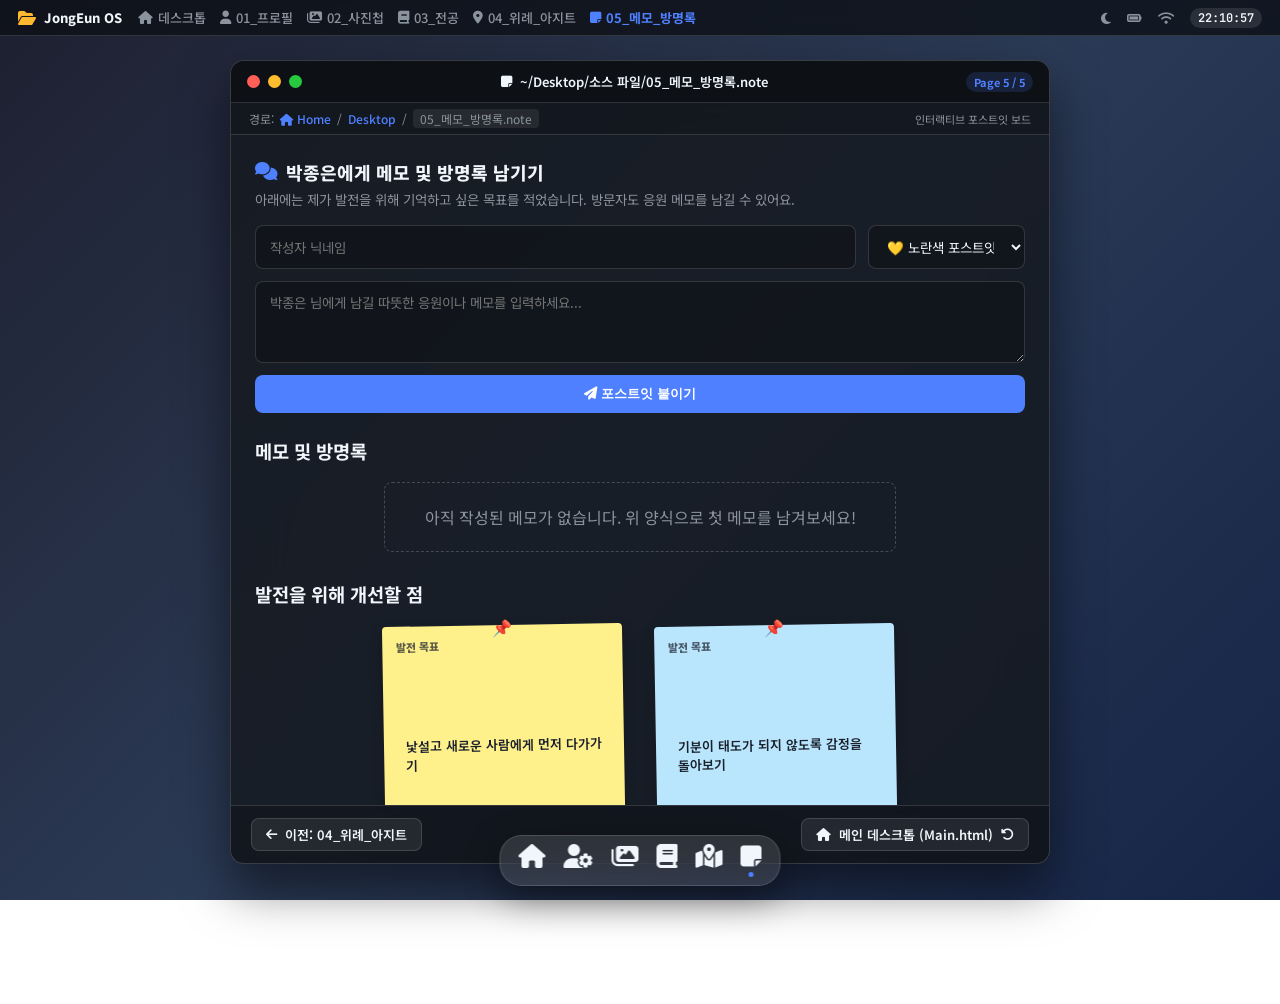
<file: 소스 파일/guestbook.html>
<!DOCTYPE html>
<html lang="ko">
<head>
    <meta charset="UTF-8">
    <meta name="viewport" content="width=device-width, initial-scale=1.0">
    <title>05 메모 및 방명록 - 박종은 (JongEun OS)</title>
    <!-- FontAwesome icons -->
    <link rel="stylesheet" href="https://cdnjs.cloudflare.com/ajax/libs/font-awesome/6.4.0/css/all.min.css">
    <!-- Google Fonts -->
    <link rel="preconnect" href="https://fonts.googleapis.com">
    <link rel="preconnect" href="https://fonts.gstatic.com" crossorigin>
    <link href="https://fonts.googleapis.com/css2?family=Noto+Sans+KR:wght@300;400;500;700;900&family=JetBrains+Mono:wght@400;600&display=swap" rel="stylesheet">
    <link rel="stylesheet" href="style.css">
</head>
<body>
    <div id="desktop">
        <!-- Top Menu Bar -->
        <header id="top-bar">
            <div class="top-bar-left">
                <a href="../Main.html" class="brand-link">
                    <i class="fa-solid fa-folder-open"></i>
                    <span>JongEun OS</span>
                </a>
                <nav class="nav-links">
                    <a href="../Main.html" class="nav-item"><i class="fa-solid fa-house"></i> 데스크톱</a>
                    <a href="profile.html" class="nav-item"><i class="fa-solid fa-user"></i> 01_프로필</a>
                    <a href="gallery.html" class="nav-item"><i class="fa-solid fa-images"></i> 02_사진첩</a>
                    <a href="major.html" class="nav-item"><i class="fa-solid fa-book"></i> 03_전공</a>
                    <a href="wirye.html" class="nav-item"><i class="fa-solid fa-location-dot"></i> 04_위례_아지트</a>
                    <a href="guestbook.html" class="nav-item active"><i class="fa-solid fa-note-sticky"></i> 05_메모_방명록</a>
                </nav>
            </div>
            <div class="top-bar-right">
                <span id="theme-toggle" class="top-icon" title="다크/라이트 모드 전환"><i class="fa-solid fa-moon"></i></span>
                <span class="top-icon" title="배터리 100%"><i class="fa-solid fa-battery-full"></i></span>
                <span class="top-icon" title="Wi-Fi 연결됨"><i class="fa-solid fa-wifi"></i></span>
                <span id="top-clock">00:00:00</span>
            </div>
        </header>

        <!-- Main Workspace with Open Floating Popup Window -->
        <main id="workspace">
            <div class="window-wrapper">
                <section class="os-window">
                    <!-- Window Header Bar -->
                    <div class="window-header">
                        <div class="window-controls">
                            <a href="../Main.html" class="btn-close" title="닫기 (Main.html로 돌아가기)"></a>
                            <a href="../Main.html" class="btn-minimize" title="최소화"></a>
                            <button class="btn-maximize" onclick="this.closest('.os-window').classList.toggle('maximized')" title="최대화"></button>
                        </div>
                        <div class="window-title">
                            <i class="fa-solid fa-note-sticky"></i> ~/Desktop/소스 파일/05_메모_방명록.note
                        </div>
                        <div class="window-actions">
                            <span class="page-step">Page 5 / 5</span>
                        </div>
                    </div>

                    <!-- Breadcrumbs Path Bar -->
                    <div class="window-pathbar">
                        <div class="path-crumbs">
                            <span>경로:</span>
                            <a href="../Main.html"><i class="fa-solid fa-house"></i> Home</a> /
                            <a href="../Main.html">Desktop</a> /
                            <span class="path-tag">05_메모_방명록.note</span>
                        </div>
                        <div>
                            <span style="font-size: 11px; color: var(--text-secondary);">인터랙티브 포스트잇 보드</span>
                        </div>
                    </div>

                    <!-- Window Content Body -->
                    <div class="window-body">
                        <div class="contact-header">
                            <h3 style="font-size: 18px; font-weight: 800; display: flex; align-items: center; gap: 8px;">
                                <i class="fa-solid fa-comments" style="color: var(--accent-blue);"></i> 박종은에게 메모 및 방명록 남기기
                            </h3>
                            <p style="color: var(--text-secondary); margin-top: 4px; font-size: 13.5px;">
                                아래에는 제가 발전을 위해 기억하고 싶은 목표를 적었습니다. 방문자도 응원 메모를 남길 수 있어요.
                            </p>
                        </div>

                        <!-- Guestbook Form -->
                        <form id="guestbook-form" onsubmit="addPostIt(event)">
                            <div class="form-row">
                                <input type="text" id="gb-name" placeholder="작성자 닉네임" required>
                                <select id="gb-color">
                                    <option value="yellow">💛 노란색 포스트잇</option>
                                    <option value="blue">💙 하늘색 포스트잇</option>
                                    <option value="green">💚 연두색 포스트잇</option>
                                    <option value="pink">🩷 분홍색 포스트잇</option>
                                </select>
                            </div>
                            <textarea id="gb-content" rows="3" placeholder="박종은 님에게 남길 따뜻한 응원이나 메모를 입력하세요..." required></textarea>
                            <button type="submit" class="submit-btn"><i class="fa-solid fa-paper-plane"></i> 포스트잇 붙이기</button>
                        </form>

                        <!-- New visitor notes are added to this dedicated board -->
                        <h3 class="section-heading">메모 및 방명록</h3>
                        <div class="postit-board guestbook-board" id="postit-board">
                            <p class="postit-empty">아직 작성된 메모가 없습니다. 위 양식으로 첫 메모를 남겨보세요!</p>
                        </div>

                        <!-- Personal goals shown as labeled sticky notes -->
                        <h3 class="section-heading">발전을 위해 개선할 점</h3>
                        <div class="postit-board">
                            <div class="postit yellow"><span class="postit-topic">발전 목표</span><div class="postit-pin">📌</div><p class="postit-text">낯설고 새로운 사람에게 먼저 다가가기</p></div>
                            <div class="postit blue"><span class="postit-topic">발전 목표</span><div class="postit-pin">📌</div><p class="postit-text">기분이 태도가 되지 않도록 감정을 돌아보기</p></div>
                            <div class="postit pink"><span class="postit-topic">발전 목표</span><div class="postit-pin">📌</div><p class="postit-text">진로를 위한 경험과 스펙 쌓기</p></div>
                            <div class="postit green"><span class="postit-topic">발전 목표</span><div class="postit-pin">📌</div><p class="postit-text">꾸준히 배우고 발전하려는 의지 갖기</p></div>
                        </div>

                        <h3 class="section-heading">대학 생활 동안 도전하고 싶은 일</h3>
                        <div class="postit-board">
                            <div class="postit yellow"><span class="postit-topic">대학 생활 도전</span><div class="postit-pin">📌</div><p class="postit-text">관심 있는 대외활동에 참여하기</p></div>
                            <div class="postit pink"><span class="postit-topic">대학 생활 도전</span><div class="postit-pin">📌</div><p class="postit-text">나만의 사진전 열기</p></div>
                            <div class="postit blue"><span class="postit-topic">대학 생활 도전</span><div class="postit-pin">📌</div><p class="postit-text">추억을 함께 쌓을 새로운 사람들과 관계 맺기</p></div>
                        </div>

                        <h3 class="section-heading">졸업 후 하고 싶은 일</h3>
                        <div class="postit-board">
                            <div class="postit green"><span class="postit-topic">졸업 후 계획</span><div class="postit-pin">📌</div><p class="postit-text">유럽에서 장기 해외여행하기</p></div>
                            <div class="postit yellow"><span class="postit-topic">졸업 후 계획</span><div class="postit-pin">📌</div><p class="postit-text">사랑하는 사람들과 가정 꾸리기</p></div>
                        </div>
                    </div>

                    <!-- Window Footer Navigation -->
                    <div class="window-footer-nav">
                        <a href="wirye.html" class="footer-nav-btn"><i class="fa-solid fa-arrow-left"></i> 이전: 04_위례_아지트</a>
                        <a href="../Main.html" class="footer-nav-btn"><i class="fa-solid fa-house"></i> 메인 데스크톱 (Main.html) <i class="fa-solid fa-rotate-left"></i></a>
                    </div>
                </section>
            </div>
        </main>

        <!-- Dock at the bottom -->
        <footer id="dock">
            <div class="dock-container">
                <a href="../Main.html" class="dock-item" title="홈 (Main.html)">
                    <i class="fa-solid fa-house"></i>
                    <span class="dock-dot"></span>
                </a>
                <a href="profile.html" class="dock-item" title="01_프로필">
                    <i class="fa-solid fa-user-gear"></i>
                    <span class="dock-dot"></span>
                </a>
                <a href="gallery.html" class="dock-item" title="02_사진첩">
                    <i class="fa-solid fa-images"></i>
                    <span class="dock-dot"></span>
                </a>
                <a href="major.html" class="dock-item" title="03_전공">
                    <i class="fa-solid fa-book"></i>
                    <span class="dock-dot"></span>
                </a>
                <a href="wirye.html" class="dock-item" title="04_위례아지트">
                    <i class="fa-solid fa-map-location-dot"></i>
                    <span class="dock-dot"></span>
                </a>
                <a href="guestbook.html" class="dock-item active" title="05_메모및방명록">
                    <i class="fa-solid fa-note-sticky"></i>
                    <span class="dock-dot active"></span>
                </a>
            </div>
        </footer>
    </div>

    <script src="script.js"></script>
</body>
</html>
</file>
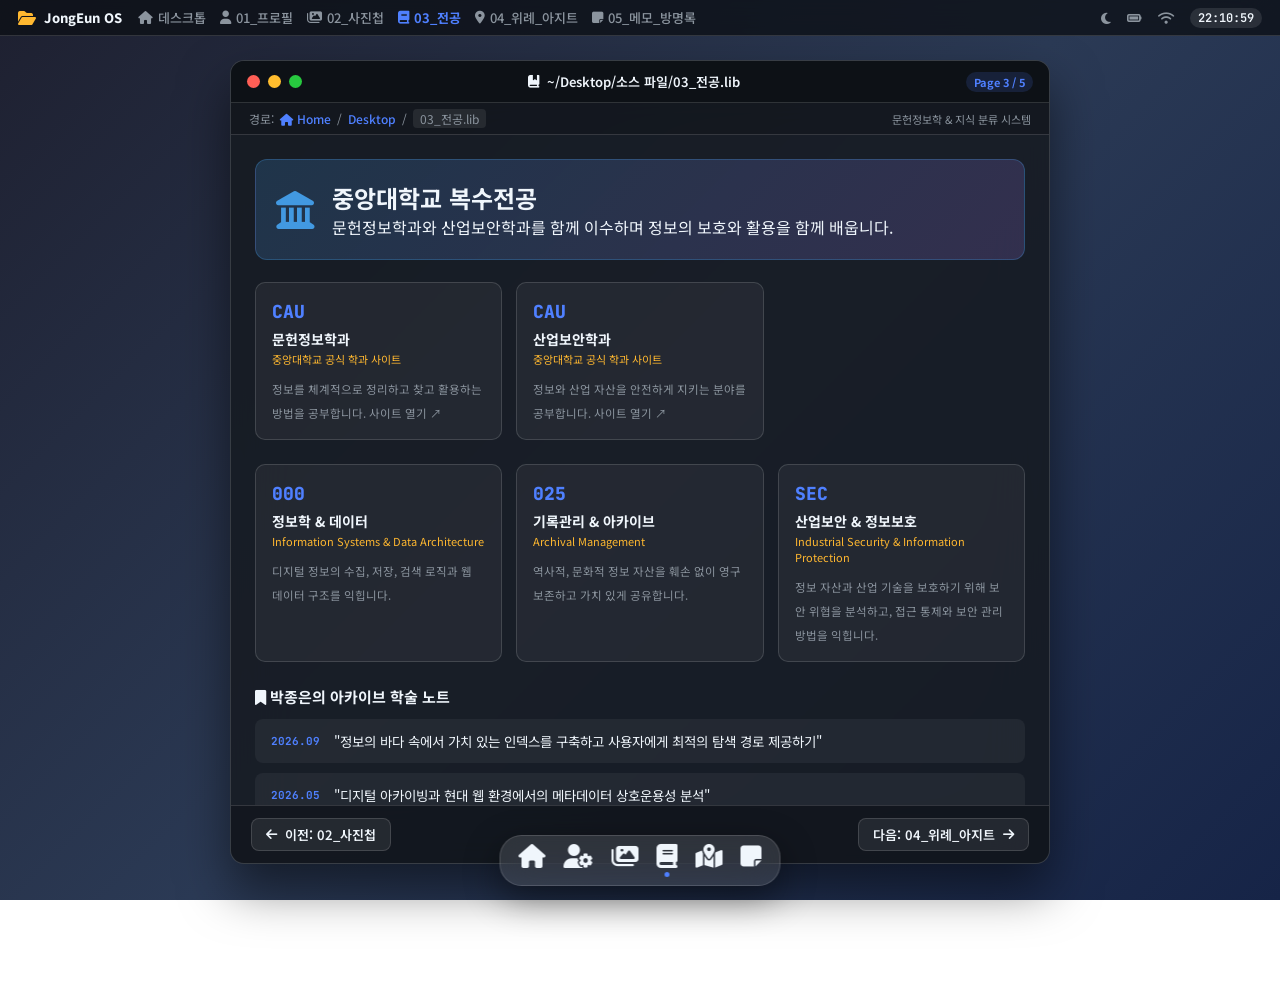
<file: 소스 파일/major.html>
<!DOCTYPE html>
<html lang="ko">
<head>
    <meta charset="UTF-8">
    <meta name="viewport" content="width=device-width, initial-scale=1.0">
    <title>03 전공 - 박종은 (JongEun OS)</title>
    <!-- FontAwesome icons -->
    <link rel="stylesheet" href="https://cdnjs.cloudflare.com/ajax/libs/font-awesome/6.4.0/css/all.min.css">
    <!-- Google Fonts -->
    <link rel="preconnect" href="https://fonts.googleapis.com">
    <link rel="preconnect" href="https://fonts.gstatic.com" crossorigin>
    <link href="https://fonts.googleapis.com/css2?family=Noto+Sans+KR:wght@300;400;500;700;900&family=JetBrains+Mono:wght@400;600&display=swap" rel="stylesheet">
    <link rel="stylesheet" href="style.css">
</head>
<body>
    <div id="desktop">
        <!-- Top Menu Bar -->
        <header id="top-bar">
            <div class="top-bar-left">
                <a href="../Main.html" class="brand-link">
                    <i class="fa-solid fa-folder-open"></i>
                    <span>JongEun OS</span>
                </a>
                <nav class="nav-links">
                    <a href="../Main.html" class="nav-item"><i class="fa-solid fa-house"></i> 데스크톱</a>
                    <a href="profile.html" class="nav-item"><i class="fa-solid fa-user"></i> 01_프로필</a>
                    <a href="gallery.html" class="nav-item"><i class="fa-solid fa-images"></i> 02_사진첩</a>
                    <a href="major.html" class="nav-item active"><i class="fa-solid fa-book"></i> 03_전공</a>
                    <a href="wirye.html" class="nav-item"><i class="fa-solid fa-location-dot"></i> 04_위례_아지트</a>
                    <a href="guestbook.html" class="nav-item"><i class="fa-solid fa-note-sticky"></i> 05_메모_방명록</a>
                </nav>
            </div>
            <div class="top-bar-right">
                <span id="theme-toggle" class="top-icon" title="다크/라이트 모드 전환"><i class="fa-solid fa-moon"></i></span>
                <span class="top-icon" title="배터리 100%"><i class="fa-solid fa-battery-full"></i></span>
                <span class="top-icon" title="Wi-Fi 연결됨"><i class="fa-solid fa-wifi"></i></span>
                <span id="top-clock">00:00:00</span>
            </div>
        </header>

        <!-- Main Workspace with Open Floating Popup Window -->
        <main id="workspace">
            <div class="window-wrapper">
                <section class="os-window">
                    <!-- Window Header Bar -->
                    <div class="window-header">
                        <div class="window-controls">
                            <a href="../Main.html" class="btn-close" title="닫기 (Main.html로 돌아가기)"></a>
                            <a href="../Main.html" class="btn-minimize" title="최소화"></a>
                            <button class="btn-maximize" onclick="this.closest('.os-window').classList.toggle('maximized')" title="최대화"></button>
                        </div>
                        <div class="window-title">
                            <i class="fa-solid fa-book-bookmark"></i> ~/Desktop/소스 파일/03_전공.lib
                        </div>
                        <div class="window-actions">
                            <span class="page-step">Page 3 / 5</span>
                        </div>
                    </div>

                    <!-- Breadcrumbs Path Bar -->
                    <div class="window-pathbar">
                        <div class="path-crumbs">
                            <span>경로:</span>
                            <a href="../Main.html"><i class="fa-solid fa-house"></i> Home</a> /
                            <a href="../Main.html">Desktop</a> /
                            <span class="path-tag">03_전공.lib</span>
                        </div>
                        <div>
                            <span style="font-size: 11px; color: var(--text-secondary);">문헌정보학 & 지식 분류 시스템</span>
                        </div>
                    </div>

                    <!-- Window Content Body -->
                    <div class="window-body">
                        <!-- Hero Section -->
                        <div class="lib-hero">
                            <i class="fa-solid fa-landmark font-icon"></i>
                            <div>
                                <h2>중앙대학교 복수전공</h2>
                                <p>문헌정보학과와 산업보안학과를 함께 이수하며 정보의 보호와 활용을 함께 배웁니다.</p>
                            </div>
                        </div>

                        <div class="kdc-grid major-links">
                            <a class="kdc-box major-link-card" href="https://lis.cau.ac.kr/" target="_blank" rel="noopener noreferrer">
                                <span class="kdc-code">CAU</span>
                                <h4>문헌정보학과</h4>
                                <p>중앙대학교 공식 학과 사이트</p>
                                <span class="kdc-desc">정보를 체계적으로 정리하고 찾고 활용하는 방법을 공부합니다. 사이트 열기 ↗</span>
                            </a>
                            <a class="kdc-box major-link-card" href="https://security.cau.ac.kr/intro.php" target="_blank" rel="noopener noreferrer">
                                <span class="kdc-code">CAU</span>
                                <h4>산업보안학과</h4>
                                <p>중앙대학교 공식 학과 사이트</p>
                                <span class="kdc-desc">정보와 산업 자산을 안전하게 지키는 분야를 공부합니다. 사이트 열기 ↗</span>
                            </a>
                        </div>

                        <!-- KDC Category Cards -->
                        <div class="kdc-grid">
                            <div class="kdc-box">
                                <span class="kdc-code">000</span>
                                <h4>정보학 & 데이터</h4>
                                <p>Information Systems & Data Architecture</p>
                                <span class="kdc-desc">디지털 정보의 수집, 저장, 검색 로직과 웹 데이터 구조를 익힙니다.</span>
                            </div>
                            
                            <div class="kdc-box">
                                <span class="kdc-code">025</span>
                                <h4>기록관리 & 아카이브</h4>
                                <p>Archival Management</p>
                                <span class="kdc-desc">역사적, 문화적 정보 자산을 훼손 없이 영구 보존하고 가치 있게 공유합니다.</span>
                            </div>
                            <div class="kdc-box">
                                <span class="kdc-code">SEC</span>
                                <h4>산업보안 & 정보보호</h4>
                                <p>Industrial Security & Information Protection</p>
                                <span class="kdc-desc">정보 자산과 산업 기술을 보호하기 위해 보안 위협을 분석하고, 접근 통제와 보안 관리 방법을 익힙니다.</span>
                            </div>
                        </div>

                        <!-- Reading & Archive Log -->
                        <div class="reading-archive">
                            <h3><i class="fa-solid fa-bookmark"></i> 박종은의 아카이브 학술 노트</h3>
                            <ul class="note-list">
                                <li>
                                    <span class="note-date">2026.09</span>
                                    <span class="note-title">"정보의 바다 속에서 가치 있는 인덱스를 구축하고 사용자에게 최적의 탐색 경로 제공하기"</span>
                                </li>
                                <li>
                                    <span class="note-date">2026.05</span>
                                    <span class="note-title">"디지털 아카이빙과 현대 웹 환경에서의 메타데이터 상호운용성 분석"</span>
                                </li>
                                <li>
                                    <span class="note-date">2026.03</span>
                                    <span class="note-title">"지식의 분류 체계(KDC)를 통한 정보 구조화 실습 및 검색 효율성 증대 연구"</span>
                                </li>
                            </ul>
                        </div>
                    </div>

                    <!-- Window Footer Navigation -->
                    <div class="window-footer-nav">
                        <a href="gallery.html" class="footer-nav-btn"><i class="fa-solid fa-arrow-left"></i> 이전: 02_사진첩</a>
                        <a href="wirye.html" class="footer-nav-btn">다음: 04_위례_아지트 <i class="fa-solid fa-arrow-right"></i></a>
                    </div>
                </section>
            </div>
        </main>

        <!-- Dock at the bottom -->
        <footer id="dock">
            <div class="dock-container">
                <a href="../Main.html" class="dock-item" title="홈 (Main.html)">
                    <i class="fa-solid fa-house"></i>
                    <span class="dock-dot"></span>
                </a>
                <a href="profile.html" class="dock-item" title="01_프로필">
                    <i class="fa-solid fa-user-gear"></i>
                    <span class="dock-dot"></span>
                </a>
                <a href="gallery.html" class="dock-item" title="02_사진첩">
                    <i class="fa-solid fa-images"></i>
                    <span class="dock-dot"></span>
                </a>
                <a href="major.html" class="dock-item active" title="03_전공">
                    <i class="fa-solid fa-book"></i>
                    <span class="dock-dot active"></span>
                </a>
                <a href="wirye.html" class="dock-item" title="04_위례아지트">
                    <i class="fa-solid fa-map-location-dot"></i>
                    <span class="dock-dot"></span>
                </a>
                <a href="guestbook.html" class="dock-item" title="05_메모및방명록">
                    <i class="fa-solid fa-note-sticky"></i>
                    <span class="dock-dot"></span>
                </a>
            </div>
        </footer>
    </div>

    <script src="script.js"></script>
</body>
</html>
</file>
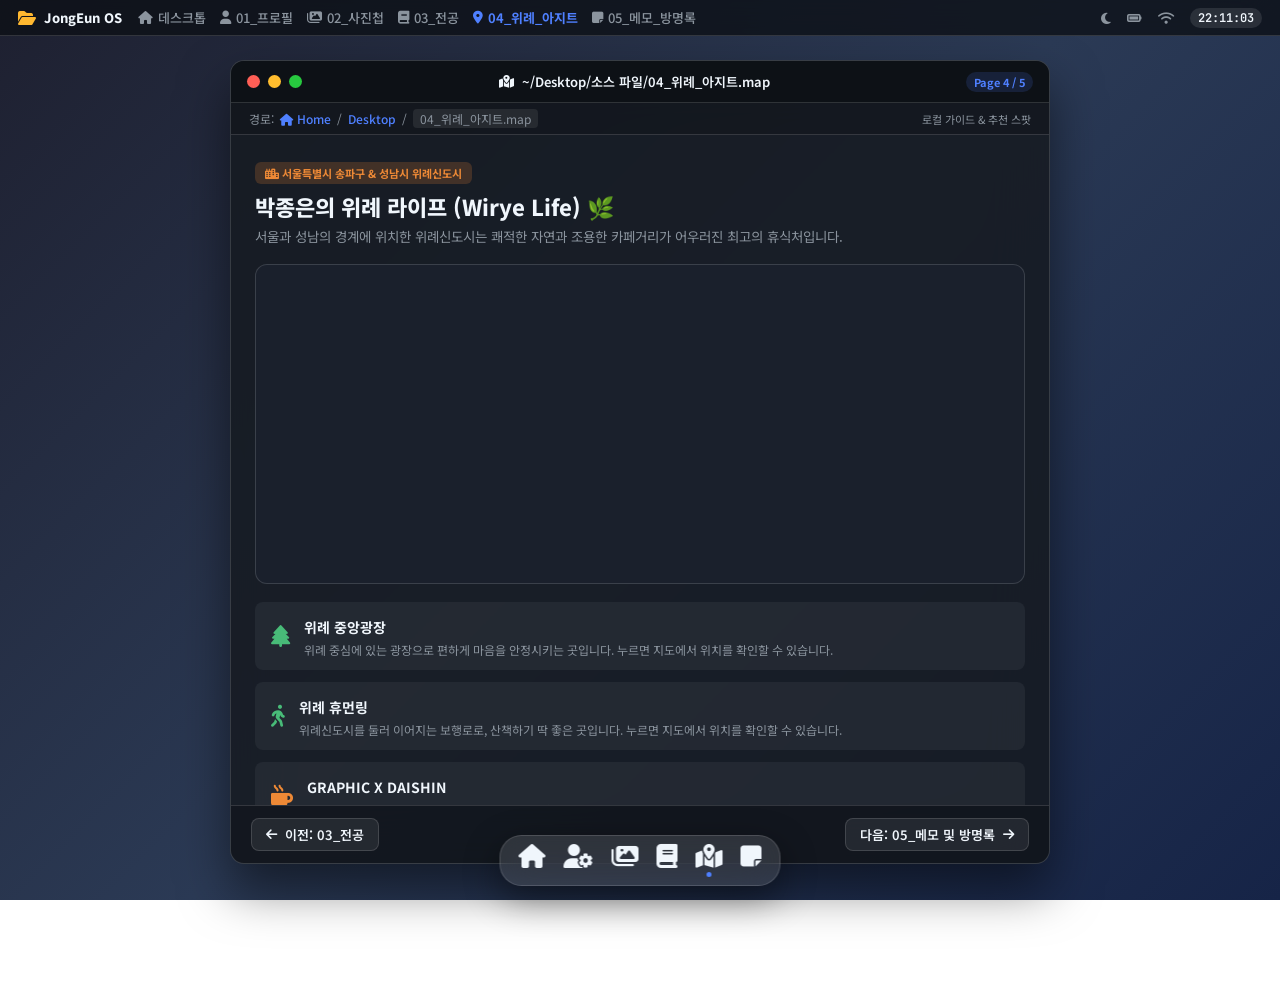
<file: 소스 파일/wirye.html>
<!DOCTYPE html>
<html lang="ko">
<head>
    <meta charset="UTF-8">
    <meta name="viewport" content="width=device-width, initial-scale=1.0">
    <title>04 위례 아지트 - 박종은 (JongEun OS)</title>
    <!-- FontAwesome icons -->
    <link rel="stylesheet" href="https://cdnjs.cloudflare.com/ajax/libs/font-awesome/6.4.0/css/all.min.css">
    <!-- Google Fonts -->
    <link rel="preconnect" href="https://fonts.googleapis.com">
    <link rel="preconnect" href="https://fonts.gstatic.com" crossorigin>
    <link href="https://fonts.googleapis.com/css2?family=Noto+Sans+KR:wght@300;400;500;700;900&family=JetBrains+Mono:wght@400;600&display=swap" rel="stylesheet">
    <link rel="stylesheet" href="style.css">
</head>
<body>
    <div id="desktop">
        <!-- Top Menu Bar -->
        <header id="top-bar">
            <div class="top-bar-left">
                <a href="../Main.html" class="brand-link">
                    <i class="fa-solid fa-folder-open"></i>
                    <span>JongEun OS</span>
                </a>
                <nav class="nav-links">
                    <a href="../Main.html" class="nav-item"><i class="fa-solid fa-house"></i> 데스크톱</a>
                    <a href="profile.html" class="nav-item"><i class="fa-solid fa-user"></i> 01_프로필</a>
                    <a href="gallery.html" class="nav-item"><i class="fa-solid fa-images"></i> 02_사진첩</a>
                    <a href="major.html" class="nav-item"><i class="fa-solid fa-book"></i> 03_전공</a>
                    <a href="wirye.html" class="nav-item active"><i class="fa-solid fa-location-dot"></i> 04_위례_아지트</a>
                    <a href="guestbook.html" class="nav-item"><i class="fa-solid fa-note-sticky"></i> 05_메모_방명록</a>
                </nav>
            </div>
            <div class="top-bar-right">
                <span id="theme-toggle" class="top-icon" title="다크/라이트 모드 전환"><i class="fa-solid fa-moon"></i></span>
                <span class="top-icon" title="배터리 100%"><i class="fa-solid fa-battery-full"></i></span>
                <span class="top-icon" title="Wi-Fi 연결됨"><i class="fa-solid fa-wifi"></i></span>
                <span id="top-clock">00:00:00</span>
            </div>
        </header>

        <!-- Main Workspace with Open Floating Popup Window -->
        <main id="workspace">
            <div class="window-wrapper">
                <section class="os-window">
                    <!-- Window Header Bar -->
                    <div class="window-header">
                        <div class="window-controls">
                            <a href="../Main.html" class="btn-close" title="닫기 (Main.html로 돌아가기)"></a>
                            <a href="../Main.html" class="btn-minimize" title="최소화"></a>
                            <button class="btn-maximize" onclick="this.closest('.os-window').classList.toggle('maximized')" title="최대화"></button>
                        </div>
                        <div class="window-title">
                            <i class="fa-solid fa-map-location-dot"></i> ~/Desktop/소스 파일/04_위례_아지트.map
                        </div>
                        <div class="window-actions">
                            <span class="page-step">Page 4 / 5</span>
                        </div>
                    </div>

                    <!-- Breadcrumbs Path Bar -->
                    <div class="window-pathbar">
                        <div class="path-crumbs">
                            <span>경로:</span>
                            <a href="../Main.html"><i class="fa-solid fa-house"></i> Home</a> /
                            <a href="../Main.html">Desktop</a> /
                            <span class="path-tag">04_위례_아지트.map</span>
                        </div>
                        <div>
                            <span style="font-size: 11px; color: var(--text-secondary);">로컬 가이드 & 추천 스팟</span>
                        </div>
                    </div>

                    <!-- Window Content Body -->
                    <div class="window-body">
                        <div class="map-card-header">
                            <span class="location-badge"><i class="fa-solid fa-city"></i> 서울특별시 송파구 & 성남시 위례신도시</span>
                            <h2>박종은의 위례 라이프 (Wirye Life) 🌿</h2>
                            <p style="color: var(--text-secondary); margin-top: 4px; font-size: 13.5px;">
                                서울과 성남의 경계에 위치한 위례신도시는 쾌적한 자연과 조용한 카페거리가 어우러진 최고의 휴식처입니다.
                            </p>
                        </div>

                        <!-- Interactive Google Map -->
                        <div class="map-visual" style="height: 320px;">
                            <iframe
                                title="위례 중앙광장 실제 지도"
                                src="https://maps.google.com/maps?q=%EC%9C%84%EB%A1%80%20%EC%A4%91%EC%95%99%EA%B4%91%EC%9E%A5&output=embed"
                                width="100%"
                                height="100%"
                                style="border: 0;"
                                loading="lazy"
                                referrerpolicy="no-referrer-when-downgrade"
                                allowfullscreen>
                            </iframe>
                        </div>

                        <!-- Spot Recommendations -->
                        <div class="spot-list">
                            <a class="spot-item" href="https://www.google.com/maps/search/?api=1&query=%EC%9C%84%EB%A1%80%20%EC%A4%91%EC%95%99%EA%B4%91%EC%9E%A5" target="_blank" rel="noopener noreferrer" style="color: inherit; text-decoration: none;">
                                <i class="fa-solid fa-tree spot-icon"></i>
                                <div>
                                    <strong style="font-size: 14px;">위례 중앙광장</strong>
                                    <p style="font-size: 12px; color: var(--text-secondary); margin-top: 3px;">
                                        위례 중심에 있는 광장으로 편하게 마음을 안정시키는 곳입니다. 누르면 지도에서 위치를 확인할 수 있습니다.
                                    </p>
                                </div>
                            </a>
                            <a class="spot-item" href="https://www.google.com/maps/search/?api=1&query=%EC%9C%84%EB%A1%80%20%ED%9C%B4%EB%A8%BC%EB%A7%81" target="_blank" rel="noopener noreferrer" style="color: inherit; text-decoration: none;">
                                <i class="fa-solid fa-person-walking spot-icon" style="color: #48bb78;"></i>
                                <div>
                                    <strong style="font-size: 14px;">위례 휴먼링</strong>
                                    <p style="font-size: 12px; color: var(--text-secondary); margin-top: 3px;">
                                        위례신도시를 둘러 이어지는 보행로로, 산책하기 딱 좋은 곳입니다. 누르면 지도에서 위치를 확인할 수 있습니다.
                                    </p>
                                </div>
                            </a>
                            <a class="spot-item" href="https://www.google.com/maps/search/?api=1&query=GRAPHIC%20X%20DAISHIN%2C%20387%20Wiryesunhwan-ro%2C%20Songpa-gu%2C%20Seoul" target="_blank" rel="noopener noreferrer" style="color: inherit; text-decoration: none;">
                                <i class="fa-solid fa-mug-hot spot-icon" style="color: #ed8936;"></i>
                                <div>
                                    <strong style="font-size: 14px;">GRAPHIC X DAISHIN</strong>
                                    <p style="font-size: 12px; color: var(--text-secondary); margin-top: 3px;">
                                        그래픽 바이 대신은 위례의 유명한 북카페이자 복합 문화 공간입니다. 누르면 지도에서 위치를 확인할 수 있습니다.
                                    </p>
                                </div>
                            </a>
                        </div>
                    </div>

                    <!-- Window Footer Navigation -->
                    <div class="window-footer-nav">
                        <a href="major.html" class="footer-nav-btn"><i class="fa-solid fa-arrow-left"></i> 이전: 03_전공</a>
                        <a href="guestbook.html" class="footer-nav-btn">다음: 05_메모 및 방명록 <i class="fa-solid fa-arrow-right"></i></a>
                    </div>
                </section>
            </div>
        </main>

        <!-- Dock at the bottom -->
        <footer id="dock">
            <div class="dock-container">
                <a href="../Main.html" class="dock-item" title="홈 (Main.html)">
                    <i class="fa-solid fa-house"></i>
                    <span class="dock-dot"></span>
                </a>
                <a href="profile.html" class="dock-item" title="01_프로필">
                    <i class="fa-solid fa-user-gear"></i>
                    <span class="dock-dot"></span>
                </a>
                <a href="gallery.html" class="dock-item" title="02_사진첩">
                    <i class="fa-solid fa-images"></i>
                    <span class="dock-dot"></span>
                </a>
                <a href="major.html" class="dock-item" title="03_전공">
                    <i class="fa-solid fa-book"></i>
                    <span class="dock-dot"></span>
                </a>
                <a href="wirye.html" class="dock-item active" title="04_위례아지트">
                    <i class="fa-solid fa-map-location-dot"></i>
                    <span class="dock-dot active"></span>
                </a>
                <a href="guestbook.html" class="dock-item" title="05_메모및방명록">
                    <i class="fa-solid fa-note-sticky"></i>
                    <span class="dock-dot"></span>
                </a>
            </div>
        </footer>
    </div>

    <script src="script.js"></script>
</body>
</html>
</file>
<file: 소스 파일/style.css>
/* ======================================================
   Park Jong-Eun Personal Website - Finder / OS Style
   (Main.html & 소스 파일 서브페이지 공통 스타일)
   ====================================================== */

:root {
    --bg-gradient: linear-gradient(135deg, #1e2030 0%, #2b3a55 50%, #162447 100%);
    --bg-wallpaper: #0d1117;
    --text-primary: #f0f6fc;
    --text-secondary: #8b949e;
    --window-bg: rgba(22, 27, 34, 0.88);
    --window-header-bg: rgba(13, 17, 23, 0.95);
    --window-border: rgba(255, 255, 255, 0.14);
    --accent-blue: #4f80ff;
    --accent-folder: #ffb830;
    --topbar-bg: rgba(13, 17, 23, 0.8);
    --dock-bg: rgba(255, 255, 255, 0.12);
    --card-bg: rgba(255, 255, 255, 0.05);
    --shadow-soft: 0 25px 50px rgba(0, 0, 0, 0.5);
    --font-main: 'Noto Sans KR', -apple-system, BlinkMacSystemFont, sans-serif;
    --font-mono: 'JetBrains Mono', monospace;
}

[data-theme="light"] {
    --bg-gradient: linear-gradient(135deg, #e0c3fc 0%, #8ec5fc 100%);
    --text-primary: #1f2937;
    --text-secondary: #6b7280;
    --window-bg: rgba(255, 255, 255, 0.92);
    --window-header-bg: rgba(243, 244, 246, 0.96);
    --window-border: rgba(0, 0, 0, 0.12);
    --topbar-bg: rgba(255, 255, 255, 0.8);
    --dock-bg: rgba(0, 0, 0, 0.08);
    --card-bg: rgba(0, 0, 0, 0.03);
    --shadow-soft: 0 25px 50px rgba(0, 0, 0, 0.15);
}

* {
    margin: 0;
    padding: 0;
    box-sizing: border-box;
}

body, html {
    width: 100%;
    min-height: 100vh;
    font-family: var(--font-main);
    color: var(--text-primary);
    background: var(--bg-gradient);
    background-size: cover;
    background-attachment: fixed;
    overflow-x: hidden;
}

a {
    color: inherit;
    text-decoration: none;
}

#desktop {
    width: 100vw;
    min-height: 100vh;
    position: relative;
    display: flex;
    flex-direction: column;
}

/* ======================================================
   Top OS Menu Bar
   ====================================================== */
#top-bar {
    height: 36px;
    background: var(--topbar-bg);
    backdrop-filter: blur(16px);
    -webkit-backdrop-filter: blur(16px);
    border-bottom: 1px solid var(--window-border);
    display: flex;
    align-items: center;
    justify-content: space-between;
    padding: 0 18px;
    font-size: 13px;
    font-weight: 500;
    position: sticky;
    top: 0;
    z-index: 10000;
}

.top-bar-left, .top-bar-right {
    display: flex;
    align-items: center;
    gap: 16px;
}

.brand-link {
    display: flex;
    align-items: center;
    gap: 8px;
    font-weight: 800;
    color: var(--text-primary);
}

.brand-link i {
    color: var(--accent-folder);
    font-size: 16px;
}

.nav-links {
    display: flex;
    align-items: center;
    gap: 14px;
}

.nav-item {
    color: var(--text-secondary);
    transition: color 0.2s ease;
    font-weight: 500;
    font-size: 13px;
    display: flex;
    align-items: center;
    gap: 5px;
}

.nav-item:hover, .nav-item.active {
    color: var(--accent-blue);
    font-weight: 700;
}

.top-icon {
    cursor: pointer;
    color: var(--text-secondary);
    transition: transform 0.2s ease, color 0.2s ease;
}

.top-icon:hover {
    color: var(--text-primary);
    transform: scale(1.15);
}

#top-clock {
    font-family: var(--font-mono);
    font-size: 12px;
    font-weight: 600;
    background: rgba(255, 255, 255, 0.1);
    padding: 2px 8px;
    border-radius: 12px;
}

/* ======================================================
   Desktop Workspace & Banner
   ====================================================== */
#workspace {
    flex: 1;
    position: relative;
    padding: 24px 40px 100px 40px;
    display: flex;
    flex-direction: column;
}

.desktop-banner {
    margin-top: 10px;
    margin-bottom: 28px;
    display: flex;
    align-items: center;
    justify-content: space-between;
    gap: 20px;
}

.desktop-profile-photo {
    width: 200px;
    height: 200px;
    flex: 0 0 200px;
    align-self: end;
    margin-bottom: 10px;
    transform: translateY(-50%);
    object-fit: cover;
    border-radius: 50%;
    border: 3px solid var(--accent-blue);
    box-shadow: 0 8px 20px rgba(0, 0, 0, 0.35);
}

.desktop-banner-copy {
    min-width: 0;
}

.banner-badge {
    display: inline-block;
    padding: 4px 12px;
    background: rgba(79, 128, 255, 0.2);
    border: 1px solid rgba(79, 128, 255, 0.4);
    color: var(--accent-blue);
    font-size: 11px;
    font-weight: 700;
    border-radius: 20px;
    letter-spacing: 1px;
    margin-bottom: 8px;
}

.desktop-banner h1 {
    font-size: 26px;
    font-weight: 900;
    letter-spacing: -0.5px;
    text-shadow: 0 4px 12px rgba(0, 0, 0, 0.3);
}

.desktop-banner p {
    font-size: 14px;
    color: var(--text-secondary);
    margin-top: 4px;
}

/* Folder Icons Grid */
.folder-grid {
    display: grid;
    grid-template-columns: repeat(auto-fill, minmax(115px, 1fr));
    gap: 24px 16px;
    max-width: 800px;
    margin-bottom: 30px;
}

.desktop-icon-link {
    display: flex;
    flex-direction: column;
    align-items: center;
    text-decoration: none;
    padding: 10px 6px;
    border-radius: 12px;
    transition: all 0.25s cubic-bezier(0.175, 0.885, 0.32, 1.275);
}

.desktop-icon-link:hover {
    background: rgba(255, 255, 255, 0.12);
    transform: translateY(-5px);
}

.icon-wrapper {
    width: 68px;
    height: 60px;
    position: relative;
    display: flex;
    align-items: center;
    justify-content: center;
    font-size: 44px;
    color: var(--accent-folder);
    filter: drop-shadow(0 8px 14px rgba(0, 0, 0, 0.35));
}

.icon-wrapper.gallery-folder { color: #48bb78; }
.icon-wrapper.library-folder { color: #4299e1; }
.icon-wrapper.location-folder { color: #ed8936; }
.icon-wrapper.contact-folder { color: #9f7aea; }
.icon-wrapper.text-file { color: #e2e8f0; }

.icon-badge {
    position: absolute;
    top: 2px;
    right: 2px;
    background: #e53e3e;
    color: #ffffff;
    font-size: 10px;
    font-weight: 700;
    padding: 1px 6px;
    border-radius: 10px;
    border: 2px solid rgba(0, 0, 0, 0.3);
}

.icon-label {
    margin-top: 8px;
    font-size: 12px;
    font-weight: 600;
    text-align: center;
    background: rgba(0, 0, 0, 0.45);
    backdrop-filter: blur(4px);
    padding: 3px 8px;
    border-radius: 6px;
    color: #ffffff;
    word-break: break-all;
    box-shadow: 0 2px 5px rgba(0, 0, 0, 0.25);
}

/* ======================================================
   OS Floating Popup Window (In-Page)
   ====================================================== */
.window-wrapper {
    width: 100%;
    display: flex;
    justify-content: center;
    align-items: flex-start;
    padding-bottom: 40px;
}

.os-window {
    width: 100%;
    max-width: 820px;
    background: var(--window-bg);
    backdrop-filter: blur(28px);
    -webkit-backdrop-filter: blur(28px);
    border: 1px solid var(--window-border);
    border-radius: 14px;
    box-shadow: var(--shadow-soft);
    display: flex;
    flex-direction: column;
    overflow: hidden;
    animation: windowPopup 0.35s cubic-bezier(0.165, 0.84, 0.44, 1) forwards;
}

@keyframes windowPopup {
    from {
        opacity: 0;
        transform: scale(0.92) translateY(24px);
    }
    to {
        opacity: 1;
        transform: scale(1) translateY(0);
    }
}

.window-header {
    height: 42px;
    background: var(--window-header-bg);
    border-bottom: 1px solid var(--window-border);
    display: flex;
    align-items: center;
    justify-content: space-between;
    padding: 0 16px;
}

.window-controls {
    display: flex;
    align-items: center;
    gap: 8px;
}

.window-controls a, .window-controls button {
    width: 13px;
    height: 13px;
    border-radius: 50%;
    display: inline-block;
    border: none;
    cursor: pointer;
    transition: opacity 0.2s ease;
}

.btn-close { background: #ff5f56; }
.btn-minimize { background: #ffbd2e; }
.btn-maximize { background: #27c93f; }

.btn-close:hover { opacity: 0.8; }

.window-title {
    font-size: 13px;
    font-weight: 600;
    color: var(--text-primary);
    display: flex;
    align-items: center;
    gap: 8px;
}

.window-actions {
    display: flex;
    align-items: center;
    gap: 12px;
}

.page-step {
    font-size: 11px;
    font-weight: 700;
    color: var(--accent-blue);
    background: rgba(79, 128, 255, 0.15);
    padding: 2px 8px;
    border-radius: 10px;
}

.window-pathbar {
    min-height: 32px;
    background: rgba(0, 0, 0, 0.18);
    border-bottom: 1px solid var(--window-border);
    display: flex;
    align-items: center;
    justify-content: space-between;
    padding: 4px 18px;
    font-size: 12px;
    color: var(--text-secondary);
}

.path-crumbs {
    display: flex;
    align-items: center;
    gap: 6px;
    flex-wrap: wrap;
}

.path-crumbs a {
    color: var(--accent-blue);
    font-weight: 500;
}

.path-crumbs a:hover {
    text-decoration: underline;
}

.path-tag {
    background: rgba(255, 255, 255, 0.08);
    padding: 1px 7px;
    border-radius: 4px;
}

.window-body {
    padding: 24px;
    overflow-y: auto;
    max-height: calc(100vh - 230px);
}

/* Window Footer with Prev/Next Navigation Links */
.window-footer-nav {
    display: flex;
    align-items: center;
    justify-content: space-between;
    padding: 12px 20px;
    background: rgba(0, 0, 0, 0.22);
    border-top: 1px solid var(--window-border);
    font-size: 13px;
}

.footer-nav-btn {
    display: inline-flex;
    align-items: center;
    gap: 8px;
    padding: 6px 14px;
    background: rgba(255, 255, 255, 0.08);
    border: 1px solid var(--window-border);
    border-radius: 8px;
    color: var(--text-primary);
    font-weight: 600;
    transition: all 0.2s ease;
}

.footer-nav-btn:hover {
    background: var(--accent-blue);
    color: #ffffff;
    border-color: var(--accent-blue);
}

/* ======================================================
   Profile Page (profile.html)
   ====================================================== */
.profile-container {
    display: flex;
    gap: 28px;
}

.profile-sidebar {
    width: 220px;
    display: flex;
    flex-direction: column;
    align-items: center;
    text-align: center;
    background: var(--card-bg);
    padding: 22px 16px;
    border-radius: 12px;
    border: 1px solid var(--window-border);
}

.profile-img-box {
    width: 130px;
    height: 130px;
    border-radius: 50%;
    overflow: hidden;
    position: relative;
    border: 3px solid var(--accent-blue);
    margin-bottom: 14px;
    box-shadow: 0 8px 20px rgba(0, 0, 0, 0.35);
}

.profile-img-box img {
    width: 100%;
    height: 100%;
    object-fit: cover;
}

.online-indicator {
    width: 15px;
    height: 15px;
    background: #48bb78;
    border: 2px solid #ffffff;
    border-radius: 50%;
    position: absolute;
    bottom: 8px;
    right: 8px;
}

.profile-sidebar h3 {
    font-size: 22px;
    font-weight: 800;
}

.sub-text {
    font-size: 13px;
    color: var(--text-secondary);
    margin-bottom: 16px;
}

.badge-list {
    display: flex;
    flex-direction: column;
    gap: 8px;
    width: 100%;
}

.badge {
    background: rgba(79, 128, 255, 0.15);
    color: var(--accent-blue);
    font-size: 12px;
    font-weight: 600;
    padding: 7px 10px;
    border-radius: 8px;
    display: flex;
    align-items: center;
    justify-content: center;
    gap: 6px;
}

.profile-content {
    flex: 1;
    display: flex;
    flex-direction: column;
    gap: 22px;
}

.info-section h4 {
    font-size: 15px;
    font-weight: 700;
    color: var(--accent-blue);
    margin-bottom: 10px;
    display: flex;
    align-items: center;
    gap: 6px;
}

.intro-quote {
    font-size: 15px;
    font-weight: 600;
    line-height: 1.6;
    background: var(--card-bg);
    padding: 14px 18px;
    border-left: 4px solid var(--accent-blue);
    border-radius: 0 8px 8px 0;
}

.info-table {
    display: flex;
    flex-direction: column;
    gap: 10px;
    margin-top: 10px;
}

.info-row {
    display: flex;
    justify-content: space-between;
    padding: 9px 14px;
    background: var(--card-bg);
    border-radius: 8px;
    font-size: 13px;
}

.info-label {
    color: var(--text-secondary);
    display: flex;
    align-items: center;
    gap: 8px;
}

.info-val {
    font-weight: 700;
}

.tag-cloud {
    display: flex;
    flex-wrap: wrap;
    gap: 8px;
}

.tag {
    background: rgba(255, 255, 255, 0.08);
    border: 1px solid var(--window-border);
    padding: 5px 12px;
    border-radius: 14px;
    font-size: 12px;
    font-weight: 500;
}

.detail-text {
    font-size: 13.5px;
    line-height: 1.7;
    color: var(--text-secondary);
}

/* Travel Album Folder Navigation */
.album-folder-bar {
    display: flex;
    align-items: center;
    gap: 10px;
    flex-wrap: wrap;
    margin-bottom: 22px;
    padding-bottom: 14px;
    border-bottom: 1px solid var(--window-border);
}

.album-folder-btn {
    display: inline-flex;
    align-items: center;
    gap: 8px;
    padding: 8px 14px;
    background: rgba(255, 255, 255, 0.06);
    border: 1px solid var(--window-border);
    border-radius: 8px;
    color: var(--text-secondary);
    font-size: 13px;
    font-weight: 600;
    cursor: pointer;
    transition: all 0.2s ease;
    font-family: inherit;
}

.album-folder-btn:hover {
    background: rgba(255, 255, 255, 0.12);
    color: var(--text-primary);
    transform: translateY(-2px);
}

.album-folder-btn.active {
    background: rgba(79, 128, 255, 0.2);
    border-color: var(--accent-blue);
    color: var(--accent-blue);
}

.album-folder-btn i {
    font-size: 14px;
}

.album-folder-btn .count-badge {
    background: rgba(255, 255, 255, 0.15);
    padding: 1px 7px;
    border-radius: 10px;
    font-size: 11px;
    font-weight: 700;
}

.album-folder-btn.active .count-badge {
    background: var(--accent-blue);
    color: #ffffff;
}

.trip-badge {
    display: inline-block;
    padding: 2px 8px;
    border-radius: 6px;
    font-size: 11px;
    font-weight: 700;
    margin-bottom: 4px;
    width: fit-content;
}

.trip-badge.summer2025 {
    background: rgba(237, 137, 54, 0.2);
    color: #ed8936;
}

.trip-badge.summer2026 {
    background: rgba(72, 187, 120, 0.2);
    color: #48bb78;
}

.trip-badge.winter,
.trip-badge.winter2026 {
    background: rgba(66, 153, 225, 0.2);
    color: #4299e1;
}

.trip-badge.hongkong,
.trip-badge.hongkong2026 {
    background: rgba(159, 122, 234, 0.2);
    color: #9f7aea;
}

.gallery-grid {
    display: grid;
    grid-template-columns: repeat(auto-fill, minmax(280px, 1fr));
    gap: 20px;
}

.gallery-card {
    background: var(--card-bg);
    border: 1px solid var(--window-border);
    border-radius: 12px;
    overflow: hidden;
    cursor: pointer;
    transition: transform 0.25s ease, box-shadow 0.25s ease;
}

.gallery-card:hover {
    transform: translateY(-6px);
    box-shadow: 0 12px 28px rgba(0, 0, 0, 0.35);
}

.img-wrapper {
    height: 200px;
    width: 100%;
    position: relative;
    overflow: hidden;
}

.img-wrapper img {
    width: 100%;
    height: 100%;
    object-fit: cover;
    transition: transform 0.3s ease;
}

.gallery-card:hover img {
    transform: scale(1.06);
}

.img-overlay {
    position: absolute;
    inset: 0;
    background: rgba(0, 0, 0, 0.5);
    display: flex;
    align-items: center;
    justify-content: center;
    gap: 8px;
    color: #ffffff;
    font-weight: 700;
    font-size: 14px;
    opacity: 0;
    transition: opacity 0.25s ease;
}

.gallery-card:hover .img-overlay {
    opacity: 1;
}

.img-info {
    padding: 14px;
    display: flex;
    flex-direction: column;
    gap: 4px;
}

.img-title {
    font-size: 13px;
    font-weight: 700;
}

.img-meta {
    font-size: 11px;
    color: var(--text-secondary);
}

/* ======================================================
   Major & Library Page (major.html)
   ====================================================== */
.lib-hero {
    display: flex;
    align-items: center;
    gap: 18px;
    background: linear-gradient(135deg, rgba(66, 153, 225, 0.2), rgba(159, 122, 234, 0.2));
    padding: 20px;
    border-radius: 12px;
    border: 1px solid rgba(66, 153, 225, 0.3);
    margin-bottom: 22px;
}

.font-icon {
    font-size: 38px;
    color: #4299e1;
}

.kdc-grid {
    display: grid;
    grid-template-columns: repeat(3, 1fr);
    gap: 14px;
    margin-bottom: 24px;
}

.kdc-box {
    background: var(--card-bg);
    border: 1px solid var(--window-border);
    padding: 16px;
    border-radius: 10px;
}

.kdc-code {
    font-family: var(--font-mono);
    font-size: 18px;
    font-weight: 900;
    color: var(--accent-blue);
}

.kdc-box h4 {
    font-size: 14px;
    margin: 6px 0 2px 0;
}

.kdc-box p {
    font-size: 11px;
    color: var(--accent-folder);
    margin-bottom: 8px;
}

.kdc-desc {
    font-size: 11.5px;
    color: var(--text-secondary);
    line-height: 1.5;
}

.reading-archive h3 {
    font-size: 15px;
    margin-bottom: 12px;
}

.note-list {
    list-style: none;
    display: flex;
    flex-direction: column;
    gap: 10px;
}

.note-list li {
    background: var(--card-bg);
    padding: 12px 16px;
    border-radius: 8px;
    display: flex;
    gap: 14px;
    align-items: center;
    font-size: 13.5px;
}

.note-date {
    font-family: var(--font-mono);
    font-size: 11px;
    color: var(--accent-blue);
    font-weight: 700;
}

/* ======================================================
   Location & Wirye Page (wirye.html)
   ====================================================== */
.map-card-header h2 {
    font-size: 22px;
    font-weight: 800;
    margin-top: 6px;
}

.location-badge {
    display: inline-block;
    background: rgba(237, 137, 54, 0.2);
    color: #ed8936;
    padding: 3px 10px;
    border-radius: 6px;
    font-size: 11px;
    font-weight: 700;
}

.map-visual {
    height: 180px;
    background: #1a202c;
    border-radius: 12px;
    margin: 18px 0;
    position: relative;
    overflow: hidden;
    border: 1px solid var(--window-border);
}

.map-grid-bg {
    width: 100%;
    height: 100%;
    background-image: radial-gradient(rgba(255, 255, 255, 0.12) 1px, transparent 0);
    background-size: 18px 18px;
}

.map-pin {
    position: absolute;
    width: 34px;
    height: 34px;
    background: #ed8936;
    color: #ffffff;
    border-radius: 50%;
    display: flex;
    align-items: center;
    justify-content: center;
    cursor: pointer;
    box-shadow: 0 4px 14px rgba(237, 137, 54, 0.5);
    transition: transform 0.2s ease;
}

.map-pin:hover {
    transform: scale(1.25);
    z-index: 10;
}

.pin-tooltip {
    position: absolute;
    bottom: 40px;
    left: 50%;
    transform: translateX(-50%);
    background: rgba(0, 0, 0, 0.88);
    color: #ffffff;
    font-size: 11px;
    font-weight: 600;
    padding: 4px 10px;
    border-radius: 4px;
    white-space: nowrap;
    opacity: 0;
    pointer-events: none;
    transition: opacity 0.2s ease;
}

.map-pin:hover .pin-tooltip {
    opacity: 1;
}

.spot-list {
    display: flex;
    flex-direction: column;
    gap: 12px;
}

.spot-item {
    display: flex;
    align-items: center;
    gap: 14px;
    background: var(--card-bg);
    padding: 12px 16px;
    border-radius: 8px;
}

.spot-icon {
    font-size: 22px;
    color: #48bb78;
}

/* ======================================================
   Guestbook & Notes Page (guestbook.html)
   ====================================================== */
#guestbook-form {
    display: flex;
    flex-direction: column;
    gap: 12px;
    margin: 16px 0 24px 0;
}

.form-row {
    display: flex;
    gap: 12px;
}

#gb-name, #gb-color, #gb-content {
    background: rgba(0, 0, 0, 0.25);
    border: 1px solid var(--window-border);
    color: var(--text-primary);
    padding: 10px 14px;
    border-radius: 8px;
    font-family: inherit;
    font-size: 13.5px;
}

#gb-name { flex: 1; }

.submit-btn {
    background: var(--accent-blue);
    color: #ffffff;
    border: none;
    padding: 10px;
    border-radius: 8px;
    font-weight: 700;
    cursor: pointer;
    transition: opacity 0.2s ease;
}

.submit-btn:hover {
    opacity: 0.9;
}

.postit-board {
    display: grid;
    grid-template-columns: repeat(2, minmax(190px, 240px));
    justify-content: center;
    gap: 32px;
    padding: 18px 12px 28px;
}

.postit {
    width: 100%;
    aspect-ratio: 1 / 1;
    padding: 38px 22px 24px;
    display: flex;
    flex-direction: column;
    justify-content: center;
    border-radius: 4px;
    color: #1a202c;
    position: relative;
    box-shadow: 0 6px 14px rgba(0, 0, 0, 0.2);
    transform: rotate(-1deg);
}

.postit.yellow { background: #fef08a; }
.postit.blue { background: #bae6fd; }
.postit.green { background: #bbf7d0; }
.postit.pink { background: #fbcfe8; }

.postit-pin {
    position: absolute;
    top: -10px;
    left: 50%;
    transform: translateX(-50%);
    font-size: 16px;
}

.postit-topic {
    position: absolute;
    top: 12px;
    left: 14px;
    font-size: 11px;
    font-weight: 800;
    color: rgba(26, 32, 44, 0.72);
}

.postit-text {
    font-size: 13px;
    font-weight: 600;
    line-height: 1.5;
    margin-top: 4px;
}

.postit-author {
    display: block;
    font-size: 11px;
    font-weight: 700;
    margin-top: 10px;
    text-align: right;
}

/* ======================================================
   Main.html - Tree File Explorer Card
   ====================================================== */
.structure-card {
    background: var(--card-bg);
    border: 1px solid var(--window-border);
    border-radius: 12px;
    padding: 20px;
    max-width: 800px;
}

.structure-card h3 {
    font-size: 15px;
    color: var(--accent-blue);
    margin-bottom: 12px;
    display: flex;
    align-items: center;
    gap: 8px;
}

.file-tree {
    font-family: var(--font-mono);
    font-size: 13px;
    line-height: 1.8;
}

.tree-item {
    display: flex;
    align-items: center;
    gap: 8px;
}

.tree-item a {
    color: #48bb78;
    font-weight: 600;
}

.tree-item a:hover {
    text-decoration: underline;
}

/* ======================================================
   Bottom OS Dock
   ====================================================== */
#dock {
    position: fixed;
    bottom: 14px;
    left: 50%;
    transform: translateX(-50%);
    z-index: 9999;
}

.dock-container {
    background: var(--dock-bg);
    backdrop-filter: blur(20px);
    -webkit-backdrop-filter: blur(20px);
    border: 1px solid var(--window-border);
    padding: 8px 18px;
    border-radius: 22px;
    display: flex;
    align-items: center;
    gap: 18px;
    box-shadow: 0 12px 36px rgba(0, 0, 0, 0.45);
}

.dock-item {
    color: var(--text-primary);
    font-size: 24px;
    position: relative;
    display: flex;
    flex-direction: column;
    align-items: center;
    transition: transform 0.2s cubic-bezier(0.175, 0.885, 0.32, 1.275);
}

.dock-item:hover {
    transform: translateY(-8px) scale(1.2);
}

.dock-dot {
    width: 5px;
    height: 5px;
    background: var(--accent-blue);
    border-radius: 50%;
    margin-top: 4px;
    opacity: 0;
    transition: opacity 0.2s ease;
}

.dock-item.active .dock-dot, .dock-dot.active {
    opacity: 1;
}

/* ======================================================
   Lightbox Modal
   ====================================================== */
.lightbox-modal {
    display: none;
    position: fixed;
    inset: 0;
    background: rgba(0, 0, 0, 0.88);
    backdrop-filter: blur(14px);
    z-index: 20000;
    align-items: center;
    justify-content: center;
    padding: 20px;
}

.lightbox-modal.active {
    display: flex;
}

.lightbox-close {
    position: absolute;
    top: 20px;
    right: 30px;
    font-size: 42px;
    color: #ffffff;
    cursor: pointer;
}

.lightbox-content {
    max-width: 90vw;
    max-height: 85vh;
    display: flex;
    flex-direction: column;
    align-items: center;
}

.lightbox-content img {
    max-width: 100%;
    max-height: 70vh;
    border-radius: 8px;
    box-shadow: 0 20px 50px rgba(0,0,0,0.6);
}

.lightbox-caption {
    margin-top: 14px;
    text-align: center;
    color: #ffffff;
}

/* Responsive */
@media (max-width: 768px) {
    #workspace {
        padding: 16px 16px 90px 16px;
    }

    .desktop-profile-photo {
        width: 132px;
        height: 132px;
        flex-basis: 132px;
    }

    .profile-container {
        flex-direction: column;
    }

    .profile-sidebar {
        width: 100%;
    }

    .kdc-grid {
        grid-template-columns: 1fr;
    }

    .postit-board {
        grid-template-columns: repeat(2, minmax(130px, 1fr));
        gap: 18px;
    }

    .nav-links {
        display: none;
    }
}

@media (max-width: 480px) {
    .desktop-banner {
        gap: 12px;
    }

    .desktop-profile-photo {
        width: 96px;
        height: 96px;
        flex-basis: 96px;
    }
}


/* Linked university major cards */
.major-link-card {
    display: block;
    color: inherit;
    text-decoration: none;
    transition: transform 0.2s ease, box-shadow 0.2s ease;
}
.major-link-card:hover {
    transform: translateY(-4px);
    box-shadow: 0 12px 24px rgba(0, 0, 0, 0.18);
}


.guestbook-board:empty {
    display: block;
}

.postit-empty {
    grid-column: 1 / -1;
    margin: 0;
    padding: 22px;
    border: 1px dashed rgba(120, 130, 150, 0.45);
    border-radius: 8px;
    color: var(--text-secondary);
    text-align: center;
}
</file>
